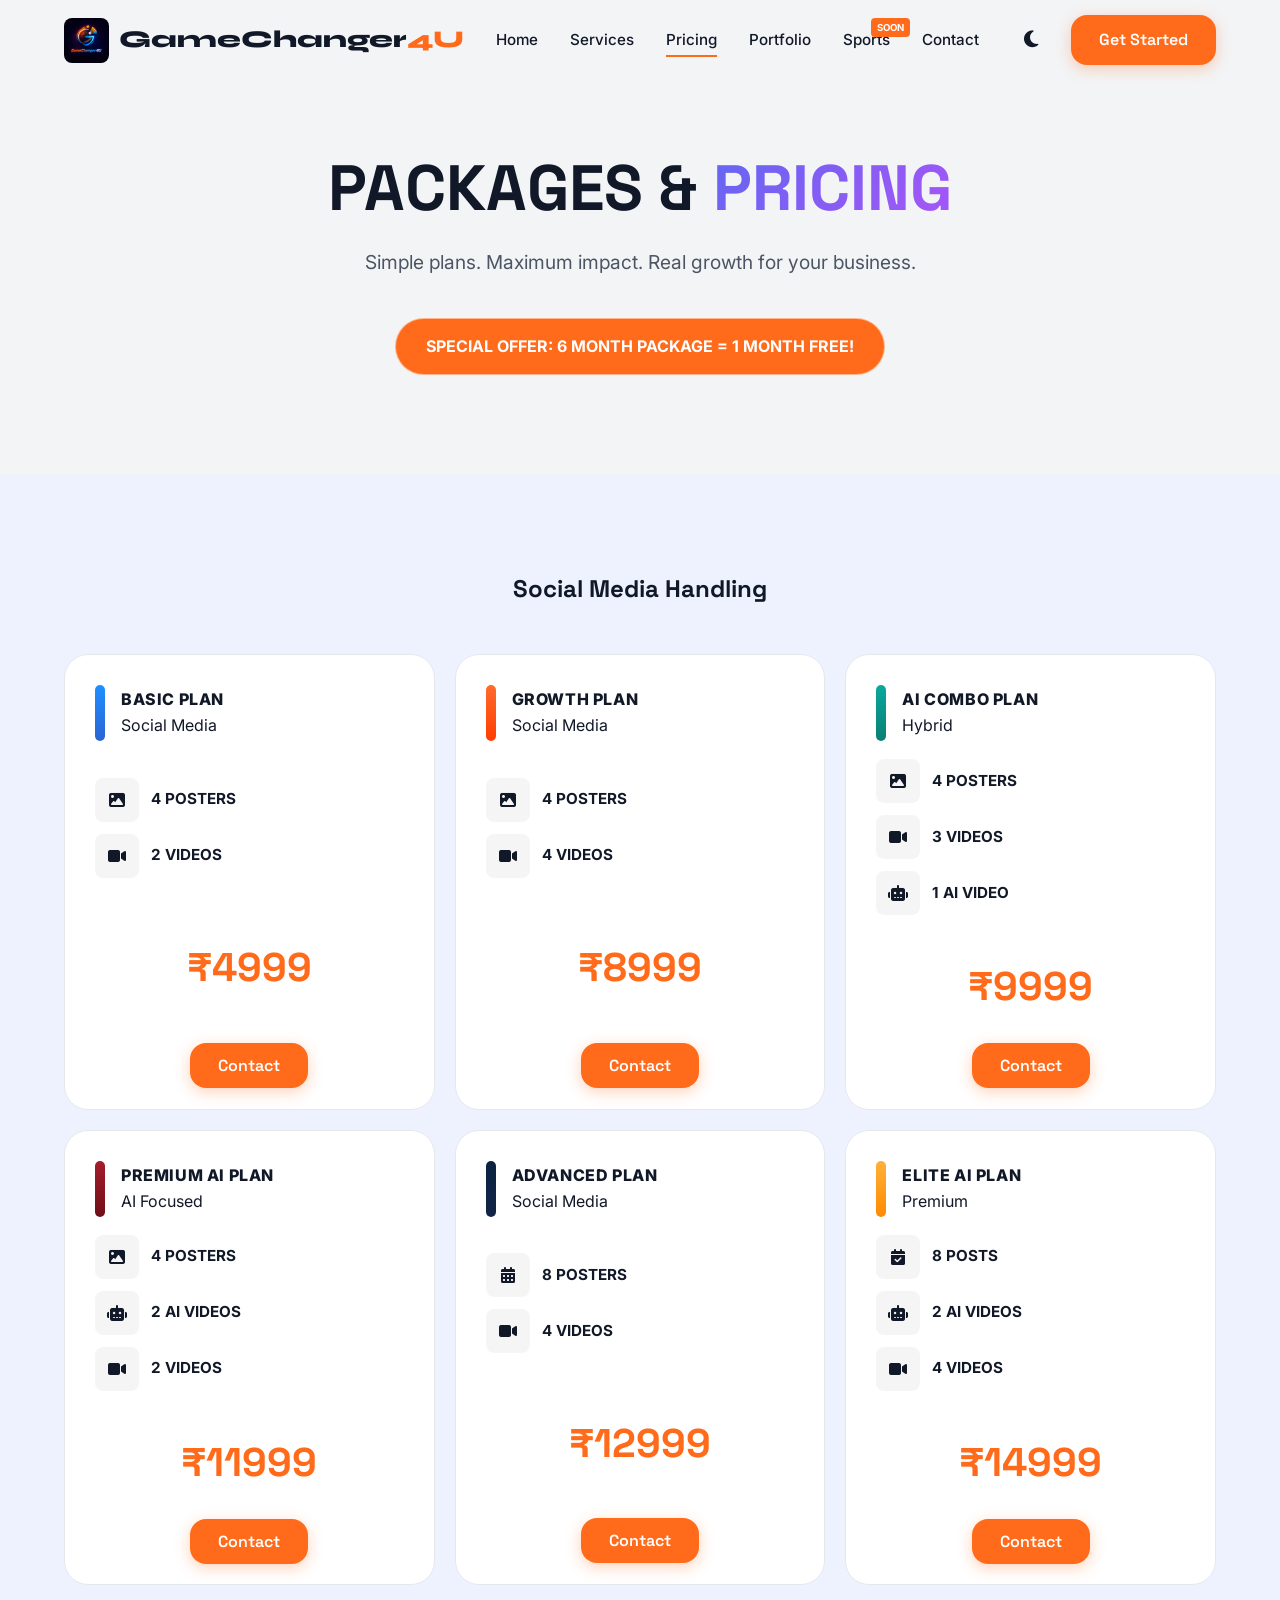
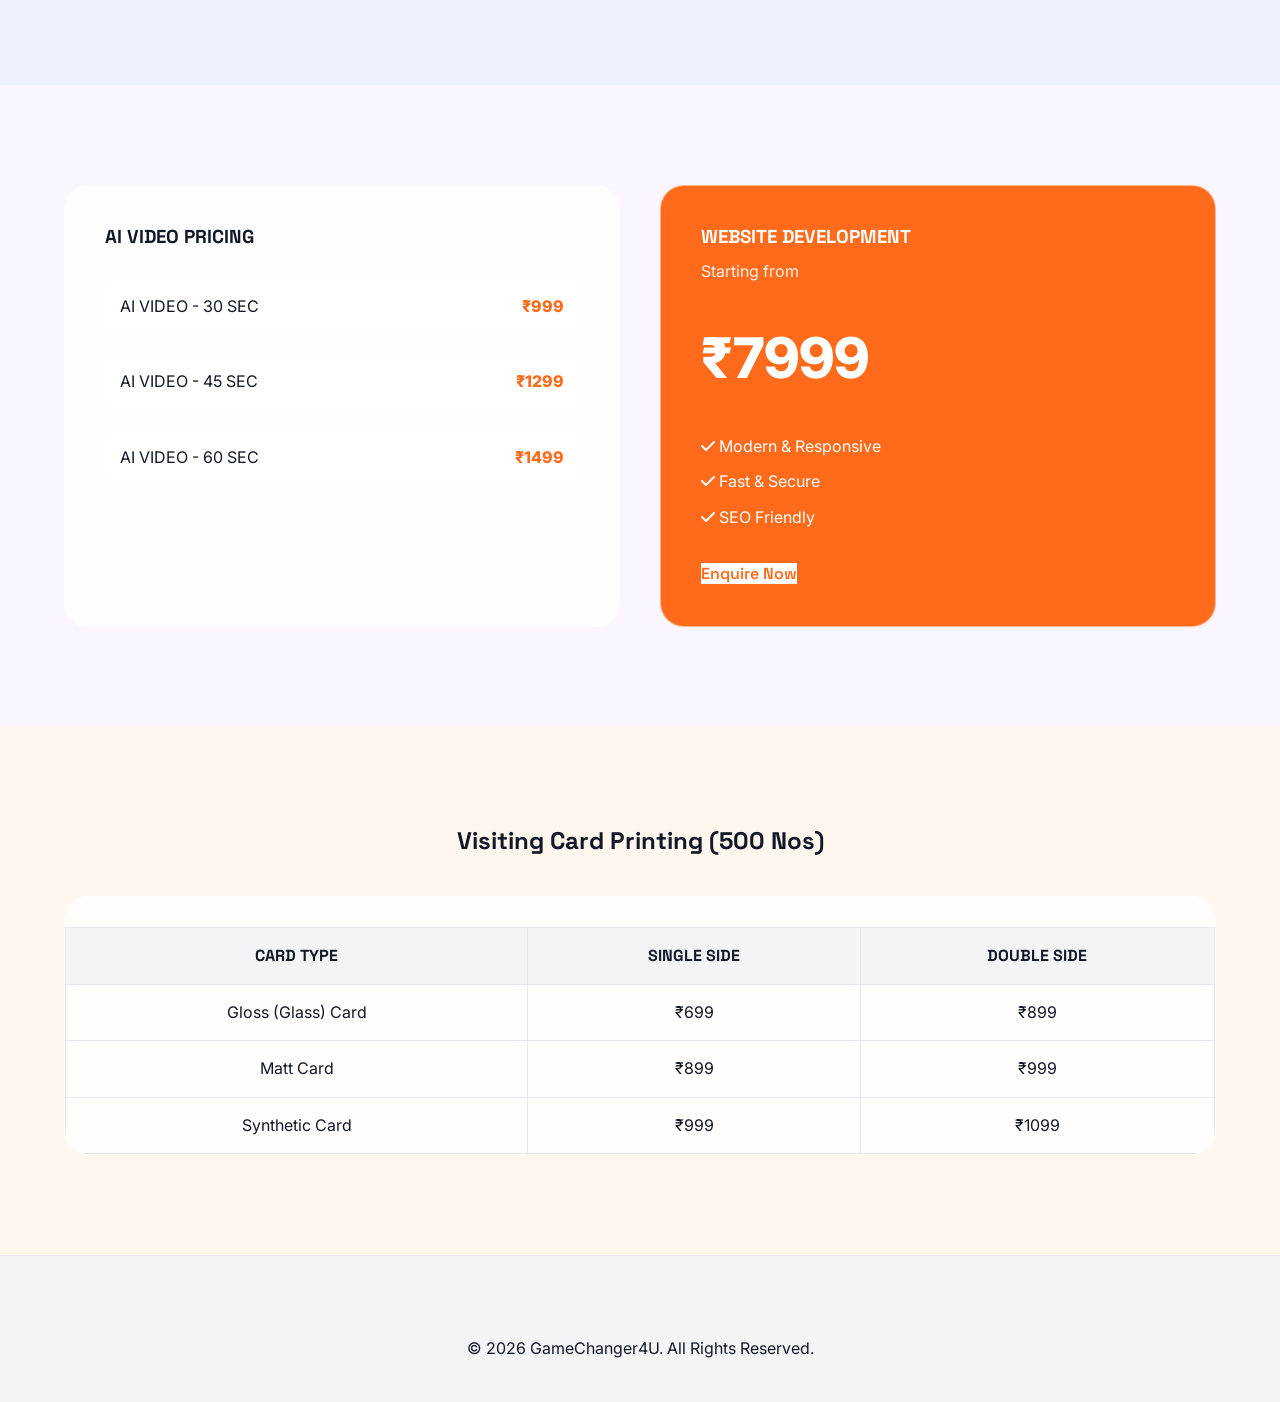
<file: pricing.html>
<!DOCTYPE html>
<html lang="en">
<head>
    <meta charset="UTF-8">
    <meta name="viewport" content="width=device-width, initial-scale=1.0, viewport-fit=cover">
    <title>Pricing & Packages | GameChanger4U</title>
    <title>Pricing & Packages | GameChanger4U - Affordable Digital Marketing Plans</title>
    <meta name="description" content="Choose the perfect digital marketing plan for your business. Flexible pricing for social media management, web development, AI videos, and brand growth services.">
    <meta name="keywords" content="pricing, digital marketing packages, social media plans, web development pricing, affordable marketing">
        
    <!-- Open Graph Tags -->
    <meta property="og:title" content="Pricing & Packages | GameChanger4U">
    <meta property="og:description" content="Affordable digital marketing packages tailored to your business needs. Choose your perfect plan today.">
    <meta property="og:type" content="website">
    <meta property="og:url" content="https://gamechanger4u.com/pricing.html">
    <meta property="og:image" content="https://gamechanger4u.com/assets/gamechanger4u-logo.jpg">
        
    <!-- Twitter Card Tags -->
    <meta name="twitter:card" content="summary_large_image">
    <meta name="twitter:title" content="Pricing & Packages | GameChanger4U">
    <meta name="twitter:description" content="Affordable digital marketing packages for all business sizes.">
    <meta name="twitter:image" content="https://gamechanger4u.com/assets/gamechanger4u-logo.jpg">
    
    <!-- Fonts & Icons -->
    
        <!-- Google Analytics 4 -->
        <script async src="https://www.googletagmanager.com/gtag/js?id=G-6J59VZ1LXN"></script>
        <script>
        window.dataLayer = window.dataLayer || [];
        function gtag(){dataLayer.push(arguments);}
        gtag('js', new Date());
        gtag('config', 'G-6J59VZ1LXN');
        </script>
    <link rel="stylesheet" href="https://cdnjs.cloudflare.com/ajax/libs/font-awesome/6.4.0/css/all.min.css">
    
    <!-- Custom CSS -->
    <link rel="stylesheet" href="css/style.css">
    <link rel="stylesheet" href="css/animations.css">
    <style>
        .pricing-card {
            background: var(--surface);
            border: 1px solid var(--border);
            border-radius: var(--radius-lg);
            padding: 30px;
            text-align: center;
            transition: var(--transition);
            position: relative;
        }
        .pricing-card:hover {
            transform: translateY(-10px);
            border-color: var(--brand-orange);
            box-shadow: var(--card-shadow);
        }
        .price-tag {
            font-size: 2.5rem;
            font-weight: 800;
            margin: 20px 0;
            color: var(--brand-orange);
            font-family: 'Space Grotesk', sans-serif;
        }
        .plan-badge {
            position: absolute;
            top: -15px;
            left: 50%;
            transform: translateX(-50%);
            background: var(--brand-orange);
            color: white;
            padding: 5px 20px;
            border-radius: var(--radius-full);
            font-weight: 700;
            font-size: 0.8rem;
        }
        .pricing-grid {
            display: grid;
            grid-template-columns: repeat(auto-fit, minmax(260px, 1fr));
            gap: 20px;
            margin-top: 50px;
        }
        .pricing-feature-list {
            text-align: left;
            margin: 20px 0 30px;
        }
        .pricing-feature-list li {
            margin-bottom: 12px;
            font-size: 0.95rem;
            color: var(--text-secondary);
        }
        .pricing-feature-list i {
            color: var(--brand-orange);
            margin-right: 10px;
        }
        /* New plan variants and layout for image attachment style */
        .pricing-card { display: flex; flex-direction: column; justify-content: space-between; min-height: 300px; }
        .plan-top {
            display: flex; align-items: center; gap: 16px; text-align: left;
        }
        .plan-accent {
            width: 10px; height: 56px; border-radius: 6px;
        }
        .plan-title { font-weight: 800; letter-spacing: 0.6px; }
        .plan-stats { display: grid; gap: 12px; margin-top: 18px; }
        .stat-row { display: flex; align-items: center; gap: 12px; }
        .stat-row .icon-box { width: 44px; height: 44px; border-radius: 8px; display: inline-flex; align-items: center; justify-content: center; background: rgba(0,0,0,0.04); }
        .stat-row .stat-label { font-weight: 700; font-size: 0.95rem; text-transform: uppercase; }
        .price-bottom { margin-top: 20px; font-size: 1.6rem; font-weight: 900; }

        /* Color variants */
        .plan-blue .plan-accent { background: linear-gradient(180deg,#1e90ff,#2b63d6); }
        .plan-orange .plan-accent { background: linear-gradient(180deg,#ff6b2d,#ff3d00); }
        .plan-navy .plan-accent { background: linear-gradient(180deg,#0b2340,#122447); }
        .plan-teal .plan-accent { background: linear-gradient(180deg,#0aa89e,#0a7f73); }
        .plan-maroon .plan-accent { background: linear-gradient(180deg,#a41e2b,#6f0f18); }
        .plan-gold .plan-accent { background: linear-gradient(180deg,#ffb03b,#ff8a00); }

        @media (min-width: 1000px) {
            .pricing-grid { grid-template-columns: repeat(3, 1fr); }
        }
        /* Location / map styles */
        .location-card { display: grid; grid-template-columns: 1fr 360px; gap: 20px; align-items: center; max-width: 1000px; margin: 0 auto; }
        .map-embed iframe { width: 100%; height: 240px; border-radius: 10px; border: 1px solid var(--border); }
        .location-card h3 { margin: 0 0 6px 0; }
        .location-link { display: inline-block; margin-top: 12px; }
        @media (max-width: 800px) {
            .location-card { grid-template-columns: 1fr; }
            .map-embed { order: -1; }
        }
        .contact-cta { margin-top: 14px; }
        table {
            width: 100%;
            border-collapse: collapse;
            margin-top: 30px;
        }
        th, td {
            padding: 15px;
            border: 1px solid var(--border);
            text-align: center;
        }
        th {
            background: var(--bg-secondary);
            font-family: 'Space Grotesk', sans-serif;
        }
    </style>
</head>
<body>

    <!-- Navbar -->
    <nav class="navbar scrolled">
        <div class="container nav-content">
            <a href="index.html" class="logo">
                <img src="assets/gamechanger4u-logo.jpg" alt="GameChanger4U Logo" style="height: 45px; border-radius: 8px;">
                <span>GameChanger<span style="color: var(--brand-orange)">4U</span></span>
            </a>
            
            <div class="nav-links">
                <a href="index.html">Home</a>
                <a href="services.html">Services</a>
                <a href="pricing.html" class="active">Pricing</a>
                <a href="portfolio.html">Portfolio</a>
                <a href="sports.html" style="position: relative;">
                    Sports
                    <span style="font-size: 0.6rem; background: var(--brand-orange); color: white; padding: 2px 6px; border-radius: 4px; position: absolute; top: -10px; right: -20px; font-weight: 700;">SOON</span>
                </a>
                <a href="contact.html">Contact</a>
            </div>

            <div class="nav-actions">
                <button id="theme-toggle" class="theme-toggle" aria-label="Toggle Theme">
                    <i class="fas fa-moon"></i>
                </button>
                <a href="contact.html" class="btn btn-primary">Get Started</a>
            </div>
        </div>
    </nav>

    <!-- Mobile Bottom Tab Bar -->
    <nav class="mobile-nav">
        <div class="mobile-nav-content">
            <a href="index.html" class="mobile-nav-item">
                <i class="fas fa-home"></i>
                <span>Home</span>
            </a>
            <a href="services.html" class="mobile-nav-item">
                <i class="fas fa-th-large"></i>
                <span>Services</span>
            </a>
            <a href="pricing.html" class="mobile-nav-item active">
                <i class="fas fa-tags"></i>
                <span>Pricing</span>
            </a>
            <a href="sports.html" class="mobile-nav-item">
                <i class="fas fa-running"></i>
                <span>Sports</span>
                <span class="badge-soon">SOON</span>
            </a>
            <a href="contact.html" class="mobile-nav-item">
                <i class="fas fa-paper-plane"></i>
                <span>Contact</span>
            </a>
        </div>
    </nav>

    <main>
        <!-- Header -->
        <section class="section-padding" style="padding-top: 150px; text-align: center; background: var(--bg-secondary);">
            <div class="container">
                <div class="slide-up">
                    <h1 style="font-size: clamp(2.5rem, 8vw, 4rem); margin-bottom: 20px;">
                        PACKAGES & <span class="text-gradient">PRICING</span>
                    </h1>
                    <p style="font-size: 1.2rem; color: var(--text-secondary); max-width: 700px; margin: 0 auto 40px;">
                        Simple plans. Maximum impact. Real growth for your business.
                    </p>
                    <div class="glass" style="display: inline-block; padding: 15px 30px; border-radius: var(--radius-full); background: var(--brand-orange); color: white; font-weight: 700;">
                        SPECIAL OFFER: 6 MONTH PACKAGE = 1 MONTH FREE!
                    </div>
                </div>
            </div>
        </section>
        <!-- (Location moved to Contact page) -->

        <!-- Social Media Packages -->
        <section class="section-padding bg-indigo-soft">
            <div class="container">
                <h2 style="text-align: center; margin-bottom: 40px;">Social Media Handling</h2>
                <div class="pricing-grid">
                    <!-- Basic Plan (₹4999) -->
                    <div class="pricing-card reveal slide-up plan-blue">
                        <div class="plan-top">
                            <div class="plan-accent" aria-hidden></div>
                            <div>
                                <div class="plan-title">BASIC PLAN</div>
                                <div class="plan-sub">Social Media</div>
                            </div>
                        </div>
                        <div class="plan-stats">
                            <div class="stat-row"><div class="icon-box"><i class="fas fa-image"></i></div><div class="stat-label">4 Posters</div></div>
                            <div class="stat-row"><div class="icon-box"><i class="fas fa-video"></i></div><div class="stat-label">2 Videos</div></div>
                        </div>
                        <div class="price-bottom"><div class="price-tag">₹4999</div></div>
                        <div class="contact-cta"><a href="contact.html?plan=basic" class="btn btn-primary" style="width:100%;">Contact</a></div>
                    </div>

                    <!-- Growth Plan (₹8999) -->
                    <div class="pricing-card reveal slide-up plan-orange">
                        <div class="plan-top">
                            <div class="plan-accent" aria-hidden></div>
                            <div>
                                <div class="plan-title">GROWTH PLAN</div>
                                <div class="plan-sub">Social Media</div>
                            </div>
                        </div>
                        <div class="plan-stats">
                            <div class="stat-row"><div class="icon-box"><i class="fas fa-image"></i></div><div class="stat-label">4 Posters</div></div>
                            <div class="stat-row"><div class="icon-box"><i class="fas fa-video"></i></div><div class="stat-label">4 Videos</div></div>
                        </div>
                        <div class="price-bottom"><div class="price-tag">₹8999</div></div>
                        <div class="contact-cta"><a href="contact.html?plan=growth" class="btn btn-primary" style="width:100%;">Contact</a></div>
                    </div>

                    <!-- AI Combo Plan (₹9999) -->
                    <div class="pricing-card reveal slide-up plan-teal">
                        <div class="plan-top">
                            <div class="plan-accent" aria-hidden></div>
                            <div>
                                <div class="plan-title">AI COMBO PLAN</div>
                                <div class="plan-sub">Hybrid</div>
                            </div>
                        </div>
                        <div class="plan-stats">
                            <div class="stat-row"><div class="icon-box"><i class="fas fa-image"></i></div><div class="stat-label">4 Posters</div></div>
                            <div class="stat-row"><div class="icon-box"><i class="fas fa-video"></i></div><div class="stat-label">3 Videos</div></div>
                            <div class="stat-row"><div class="icon-box"><i class="fas fa-robot"></i></div><div class="stat-label">1 AI Video</div></div>
                        </div>
                        <div class="price-bottom"><div class="price-tag">₹9999</div></div>
                        <div class="contact-cta"><a href="contact.html?plan=ai-combo" class="btn btn-primary" style="width:100%;">Contact</a></div>
                    </div>

                    <!-- Premium AI Plan (₹11999) -->
                    <div class="pricing-card reveal slide-up plan-maroon">
                        <div class="plan-top">
                            <div class="plan-accent" aria-hidden></div>
                            <div>
                                <div class="plan-title">PREMIUM AI PLAN</div>
                                <div class="plan-sub">AI Focused</div>
                            </div>
                        </div>
                        <div class="plan-stats">
                            <div class="stat-row"><div class="icon-box"><i class="fas fa-image"></i></div><div class="stat-label">4 Posters</div></div>
                            <div class="stat-row"><div class="icon-box"><i class="fas fa-robot"></i></div><div class="stat-label">2 AI Videos</div></div>
                            <div class="stat-row"><div class="icon-box"><i class="fas fa-video"></i></div><div class="stat-label">2 Videos</div></div>
                        </div>
                        <div class="price-bottom"><div class="price-tag">₹11999</div></div>
                        <div class="contact-cta"><a href="contact.html?plan=premium-ai" class="btn btn-primary" style="width:100%;">Contact</a></div>
                    </div>

                    <!-- Advanced Plan (₹12999) -->
                    <div class="pricing-card reveal slide-up plan-navy">
                        <div class="plan-top">
                            <div class="plan-accent" aria-hidden></div>
                            <div>
                                <div class="plan-title">ADVANCED PLAN</div>
                                <div class="plan-sub">Social Media</div>
                            </div>
                        </div>
                        <div class="plan-stats">
                            <div class="stat-row"><div class="icon-box"><i class="fas fa-calendar-alt"></i></div><div class="stat-label">8 Posters</div></div>
                            <div class="stat-row"><div class="icon-box"><i class="fas fa-video"></i></div><div class="stat-label">4 Videos</div></div>
                        </div>
                        <div class="price-bottom"><div class="price-tag">₹12999</div></div>
                        <div class="contact-cta"><a href="contact.html?plan=advanced" class="btn btn-primary" style="width:100%;">Contact</a></div>
                    </div>

                    <!-- Elite AI Plan (₹14999) -->
                    <div class="pricing-card reveal slide-up plan-gold">
                        <div class="plan-top">
                            <div class="plan-accent" aria-hidden></div>
                            <div>
                                <div class="plan-title">ELITE AI PLAN</div>
                                <div class="plan-sub">Premium</div>
                            </div>
                        </div>
                        <div class="plan-stats">
                            <div class="stat-row"><div class="icon-box"><i class="fas fa-calendar-check"></i></div><div class="stat-label">8 Posts</div></div>
                            <div class="stat-row"><div class="icon-box"><i class="fas fa-robot"></i></div><div class="stat-label">2 AI Videos</div></div>
                            <div class="stat-row"><div class="icon-box"><i class="fas fa-video"></i></div><div class="stat-label">4 Videos</div></div>
                        </div>
                        <div class="price-bottom"><div class="price-tag">₹14999</div></div>
                        <div class="contact-cta"><a href="contact.html?plan=elite-ai" class="btn btn-primary" style="width:100%;">Contact</a></div>
                    </div>
                </div>
            </div>
        </section>

        <!-- AI Video & Website Pricing -->
        <section class="section-padding bg-purple-soft">
            <div class="container">
                <div style="display: grid; grid-template-columns: 1fr 1fr; gap: 40px;">
                    <!-- AI Video -->
                    <div class="glass reveal slide-in-left" style="padding: 40px; border-radius: var(--radius-lg);">
                        <h3>AI VIDEO PRICING</h3>
                        <div style="margin-top: 30px; display: grid; gap: 20px;">
                            <div style="display: flex; justify-content: space-between; align-items: center; padding: 15px; background: var(--bg-primary); border-radius: 12px;">
                                <span>AI VIDEO - 30 SEC</span>
                                <span style="font-weight: 800; color: var(--brand-orange);">₹999</span>
                            </div>
                            <div style="display: flex; justify-content: space-between; align-items: center; padding: 15px; background: var(--bg-primary); border-radius: 12px;">
                                <span>AI VIDEO - 45 SEC</span>
                                <span style="font-weight: 800; color: var(--brand-orange);">₹1299</span>
                            </div>
                            <div style="display: flex; justify-content: space-between; align-items: center; padding: 15px; background: var(--bg-primary); border-radius: 12px;">
                                <span>AI VIDEO - 60 SEC</span>
                                <span style="font-weight: 800; color: var(--brand-orange);">₹1499</span>
                            </div>
                        </div>
                    </div>
                    <!-- Website -->
                    <div class="glass reveal slide-in-right" style="padding: 40px; border-radius: var(--radius-lg); background: var(--brand-orange); color: white;">
                        <h3>WEBSITE DEVELOPMENT</h3>
                        <p style="margin: 10px 0 30px; opacity: 0.9;">Starting from</p>
                        <div style="font-size: 3.5rem; font-weight: 800; margin-bottom: 30px;">₹7999</div>
                        <ul style="display: grid; gap: 10px; margin-bottom: 30px;">
                            <li><i class="fas fa-check"></i> Modern & Responsive</li>
                            <li><i class="fas fa-check"></i> Fast & Secure</li>
                            <li><i class="fas fa-check"></i> SEO Friendly</li>
                        </ul>
                        <a href="contact.html" class="btn" style="background: white; color: var(--brand-orange); width: 100%;">Enquire Now</a>
                    </div>
                </div>
            </div>
        </section>

        <!-- Visiting Card Pricing -->
        <section class="section-padding bg-orange-soft">
            <div class="container">
                <h2 style="text-align: center; margin-bottom: 40px;">Visiting Card Printing (500 Nos)</h2>
                <div class="glass" style="overflow-x: auto; border-radius: var(--radius-lg);">
                    <table>
                        <thead>
                            <tr>
                                <th>CARD TYPE</th>
                                <th>SINGLE SIDE</th>
                                <th>DOUBLE SIDE</th>
                            </tr>
                        </thead>
                        <tbody>
                            <tr>
                                <td>Gloss (Glass) Card</td>
                                <td>₹699</td>
                                <td>₹899</td>
                            </tr>
                            <tr>
                                <td>Matt Card</td>
                                <td>₹899</td>
                                <td>₹999</td>
                            </tr>
                            <tr>
                                <td>Synthetic Card</td>
                                <td>₹999</td>
                                <td>₹1099</td>
                            </tr>
                        </tbody>
                    </table>
                </div>
            </div>
        </section>

    </main>

    <!-- Footer -->
    <footer class="footer">
        <div class="container" style="text-align: center;">
            <p>&copy; 2026 GameChanger4U. All Rights Reserved.</p>
        </div>
    </footer>

    <!-- Scripts -->
    <script src="js/main.js"></script>
</body>
</html>
</file>
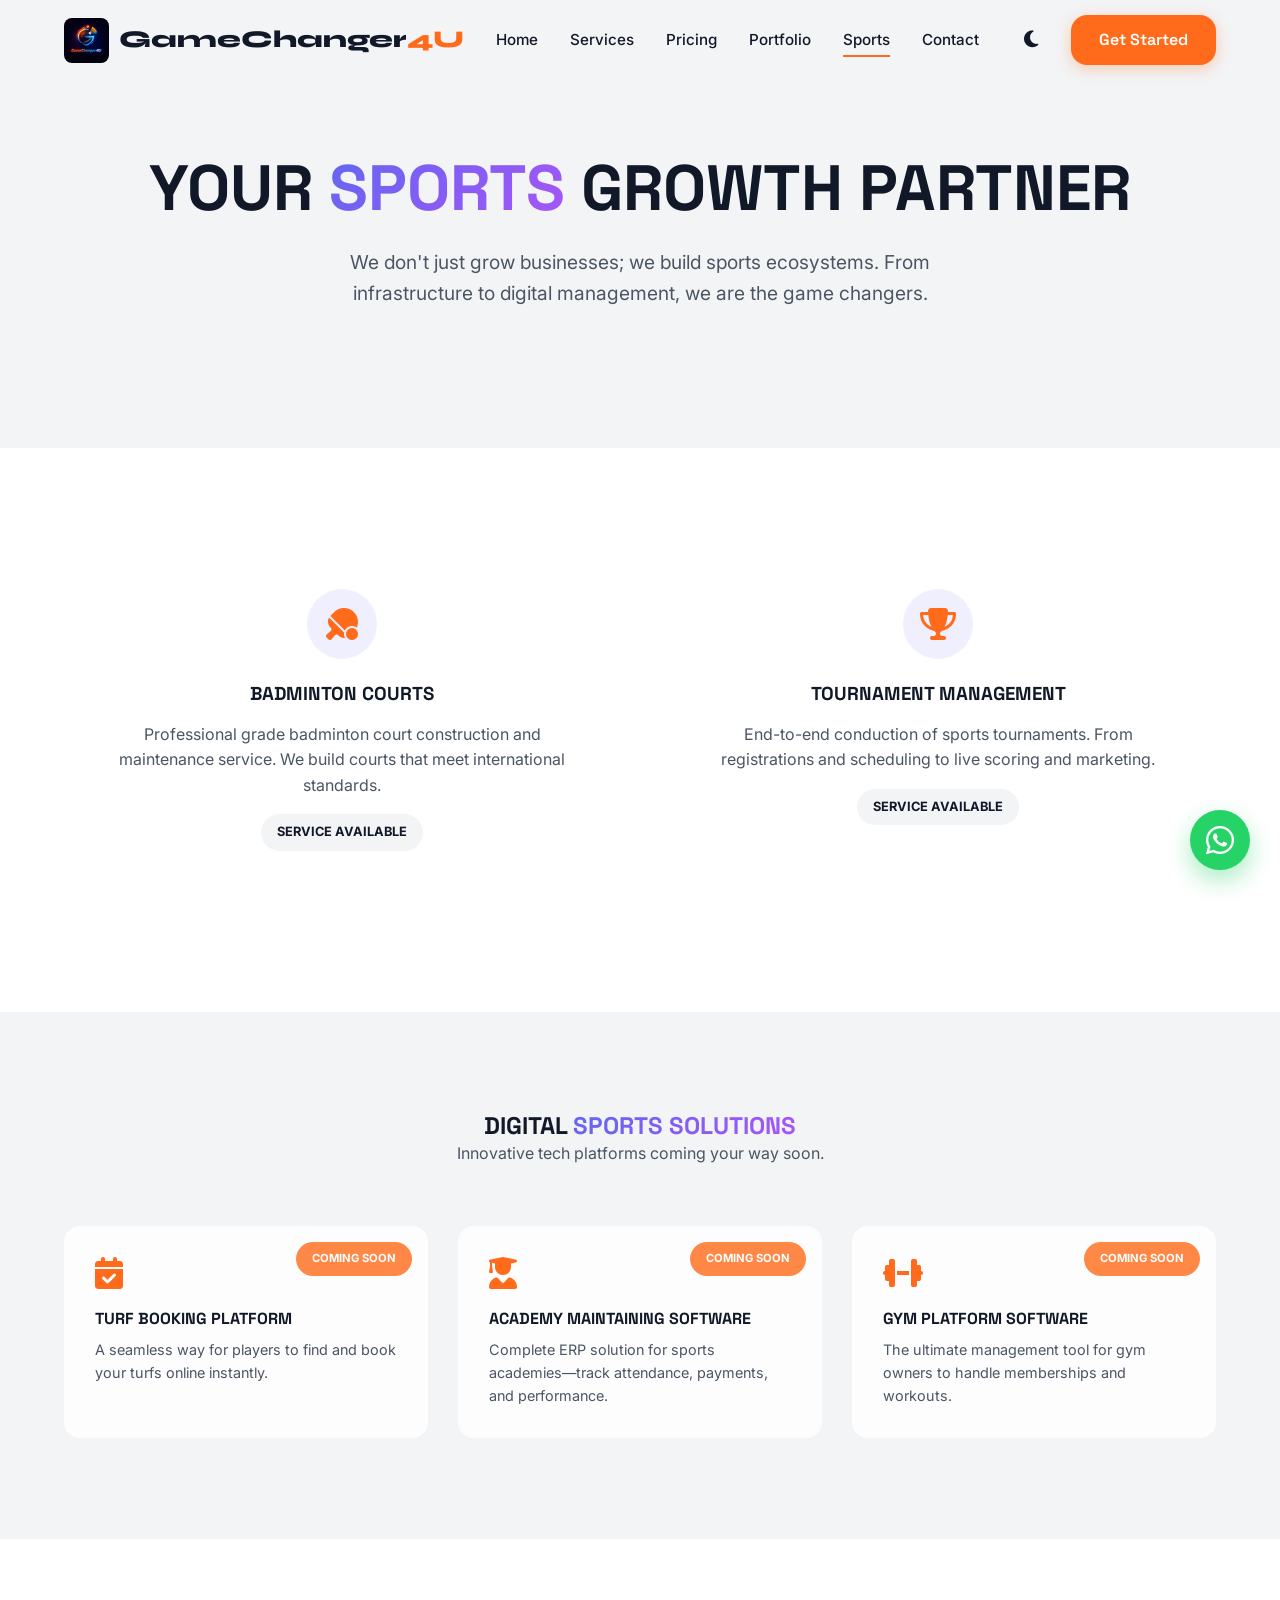
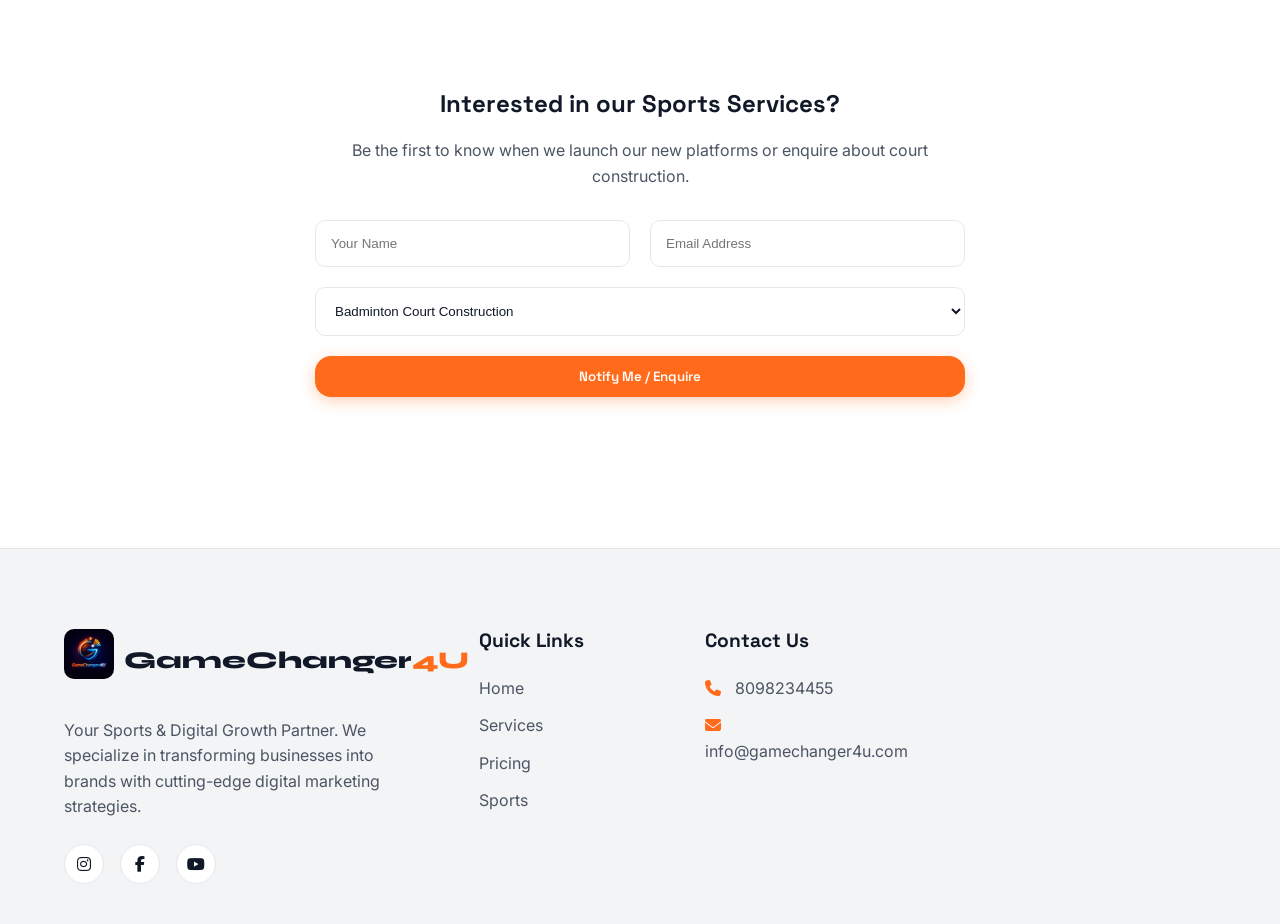
<file: sports.html>
<!DOCTYPE html>
<html lang="en">
<head>
    <meta charset="UTF-8">
    <meta name="viewport" content="width=device-width, initial-scale=1.0, viewport-fit=cover">
    <title>Sports | GameChanger4U - Your Sports Growth Partner</title>
    <title>Sports | GameChanger4U - Sports Infrastructure & Digital Management</title>
    <meta name="description" content="GameChanger Sports: Infrastructure, tournaments, and digital management solutions for modern athletes and sports organizations.">
    <meta name="keywords" content="sports, sports infrastructure, tournaments, digital management, athletes, sports technology">
        
    <!-- Open Graph Tags -->
    <meta property="og:title" content="GameChanger Sports | Infrastructure & Digital Management">
    <meta property="og:description" content="Infrastructure, tournaments, and digital management solutions for the modern athlete.">
    <meta property="og:type" content="website">
    <meta property="og:url" content="https://gamechanger4u.com/sports.html">
    <meta property="og:image" content="https://gamechanger4u.com/assets/gamechanger4u-logo.jpg">
        
    <!-- Twitter Card Tags -->
    <meta name="twitter:card" content="summary_large_image">
    <meta name="twitter:title" content="GameChanger Sports">
    <meta name="twitter:description" content="Sports infrastructure and digital management solutions.">
    <meta name="twitter:image" content="https://gamechanger4u.com/assets/gamechanger4u-logo.jpg">
    
    <!-- Fonts & Icons -->
    
        <!-- Google Analytics 4 -->
        <script async src="https://www.googletagmanager.com/gtag/js?id=G-6J59VZ1LXN"></script>
        <script>
        window.dataLayer = window.dataLayer || [];
        function gtag(){dataLayer.push(arguments);}
        gtag('js', new Date());
        gtag('config', 'G-6J59VZ1LXN');
        </script>
    <link rel="stylesheet" href="https://cdnjs.cloudflare.com/ajax/libs/font-awesome/6.4.0/css/all.min.css">
    
    <!-- Custom CSS -->
    <link rel="stylesheet" href="css/style.css">
    <link rel="stylesheet" href="css/animations.css">
</head>
<body>

    <!-- Navbar (Same as index) -->
    <nav class="navbar scrolled">
        <div class="container nav-content">
            <a href="index.html" class="logo">
                <img src="assets/gamechanger4u-logo.jpg" alt="GameChanger4U Logo" style="height: 45px; border-radius: 8px;">
                <span>GameChanger<span style="color: var(--brand-orange)">4U</span></span>
            </a>
            
            <div class="nav-links">
                <a href="index.html">Home</a>
                <a href="services.html">Services</a>
                <a href="pricing.html">Pricing</a>
                <a href="portfolio.html">Portfolio</a>
                <a href="sports.html" class="active">Sports</a>
                <a href="contact.html">Contact</a>
            </div>

            <div class="nav-actions">
                <button id="theme-toggle" class="theme-toggle" aria-label="Toggle Theme">
                    <i class="fas fa-moon"></i>
                </button>
                <a href="contact.html" class="btn btn-primary">Get Started</a>
            </div>
        </div>
    </nav>

    <!-- Mobile Bottom Tab Bar -->
    <nav class="mobile-nav">
        <div class="mobile-nav-content">
            <a href="index.html" class="mobile-nav-item">
                <i class="fas fa-home"></i>
                <span>Home</span>
            </a>
            <a href="services.html" class="mobile-nav-item">
                <i class="fas fa-th-large"></i>
                <span>Services</span>
            </a>
            <a href="pricing.html" class="mobile-nav-item">
                <i class="fas fa-tags"></i>
                <span>Pricing</span>
            </a>
            <a href="sports.html" class="mobile-nav-item active">
                <i class="fas fa-running"></i>
                <span>Sports</span>
            </a>
            <a href="contact.html" class="mobile-nav-item">
                <i class="fas fa-paper-plane"></i>
                <span>Contact</span>
            </a>
        </div>
    </nav>

    <main>
        <!-- Hero Section -->
        <section class="section-padding" style="padding-top: 150px; text-align: center; background: var(--bg-secondary);">
            <div class="container">
                <div class="slide-up">
                    <h1 style="font-size: clamp(2.5rem, 8vw, 4rem); margin-bottom: 20px;">
                        YOUR <span class="text-gradient">SPORTS</span> GROWTH PARTNER
                    </h1>
                    <p style="font-size: 1.2rem; color: var(--text-secondary); max-width: 700px; margin: 0 auto 40px;">
                        We don't just grow businesses; we build sports ecosystems. From infrastructure to digital management, we are the game changers.
                    </p>
                </div>
            </div>
        </section>

        <!-- Sports Services -->
        <section class="section-padding">
            <div class="container">
                <div style="display: grid; grid-template-columns: repeat(auto-fit, minmax(300px, 1fr)); gap: 40px;">
                    <!-- Badminton Courts -->
                    <div class="glass reveal slide-up" style="padding: 40px; border-radius: var(--radius-lg); text-align: center;">
                        <div style="width: 70px; height: 70px; background: var(--accent-glow); color: var(--brand-orange); border-radius: 50%; display: flex; align-items: center; justify-content: center; font-size: 2rem; margin: 0 auto 24px;">
                            <i class="fas fa-shuttlecock"></i> <!-- Note: fa-shuttlecock might need pro, using table-tennis instead if not available -->
                            <i class="fas fa-table-tennis-paddle-ball"></i>
                        </div>
                        <h3>BADMINTON COURTS</h3>
                        <p style="color: var(--text-secondary); margin: 16px 0;">Professional grade badminton court construction and maintenance service. We build courts that meet international standards.</p>
                        <span class="popup-badge" style="background: var(--bg-secondary); color: var(--text-primary); font-size: 0.8rem;">SERVICE AVAILABLE</span>
                    </div>

                    <!-- Tournaments -->
                    <div class="glass reveal slide-up delay-200" style="padding: 40px; border-radius: var(--radius-lg); text-align: center;">
                        <div style="width: 70px; height: 70px; background: var(--accent-glow); color: var(--brand-orange); border-radius: 50%; display: flex; align-items: center; justify-content: center; font-size: 2rem; margin: 0 auto 24px;">
                            <i class="fas fa-trophy"></i>
                        </div>
                        <h3>TOURNAMENT MANAGEMENT</h3>
                        <p style="color: var(--text-secondary); margin: 16px 0;">End-to-end conduction of sports tournaments. From registrations and scheduling to live scoring and marketing.</p>
                        <span class="popup-badge" style="background: var(--bg-secondary); color: var(--text-primary); font-size: 0.8rem;">SERVICE AVAILABLE</span>
                    </div>
                </div>
            </div>
        </section>

        <!-- Coming Soon / Software Section -->
        <section class="section-padding" style="background: var(--bg-secondary);">
            <div class="container">
                <div style="text-align: center; margin-bottom: 60px;">
                    <h2 class="reveal slide-up">DIGITAL <span class="text-gradient">SPORTS SOLUTIONS</span></h2>
                    <p style="color: var(--text-secondary);">Innovative tech platforms coming your way soon.</p>
                </div>

                <div style="display: grid; grid-template-columns: repeat(auto-fit, minmax(280px, 1fr)); gap: 30px;">
                    <!-- Turf Booking -->
                    <div class="glass reveal scale-in" style="padding: 30px; border-radius: var(--radius-md); position: relative; overflow: hidden;">
                        <div style="position: absolute; top: 15px; right: 15px;">
                            <span class="popup-badge" style="margin: 0; font-size: 0.7rem; opacity: 0.8;">COMING SOON</span>
                        </div>
                        <i class="fas fa-calendar-check" style="font-size: 2rem; color: var(--brand-orange); margin-bottom: 20px;"></i>
                        <h4>TURF BOOKING PLATFORM</h4>
                        <p style="font-size: 0.9rem; color: var(--text-secondary); margin-top: 10px;">A seamless way for players to find and book your turfs online instantly.</p>
                    </div>

                    <!-- Academy Management -->
                    <div class="glass reveal scale-in delay-200" style="padding: 30px; border-radius: var(--radius-md); position: relative; overflow: hidden;">
                        <div style="position: absolute; top: 15px; right: 15px;">
                            <span class="popup-badge" style="margin: 0; font-size: 0.7rem; opacity: 0.8;">COMING SOON</span>
                        </div>
                        <i class="fas fa-user-graduate" style="font-size: 2rem; color: var(--brand-orange); margin-bottom: 20px;"></i>
                        <h4>ACADEMY MAINTAINING SOFTWARE</h4>
                        <p style="font-size: 0.9rem; color: var(--text-secondary); margin-top: 10px;">Complete ERP solution for sports academies—track attendance, payments, and performance.</p>
                    </div>

                    <!-- Gym Platform -->
                    <div class="glass reveal scale-in delay-400" style="padding: 30px; border-radius: var(--radius-md); position: relative; overflow: hidden;">
                        <div style="position: absolute; top: 15px; right: 15px;">
                            <span class="popup-badge" style="margin: 0; font-size: 0.7rem; opacity: 0.8;">COMING SOON</span>
                        </div>
                        <i class="fas fa-dumbbell" style="font-size: 2rem; color: var(--brand-orange); margin-bottom: 20px;"></i>
                        <h4>GYM PLATFORM SOFTWARE</h4>
                        <p style="font-size: 0.9rem; color: var(--text-secondary); margin-top: 10px;">The ultimate management tool for gym owners to handle memberships and workouts.</p>
                    </div>
                </div>
            </div>
        </section>

        <!-- Interest Form -->
        <section class="section-padding">
            <div class="container" style="max-width: 800px;">
                <div class="glass" style="padding: 50px; border-radius: var(--radius-lg); text-align: center;">
                    <h2 style="margin-bottom: 20px;">Interested in our Sports Services?</h2>
                    <p style="color: var(--text-secondary); margin-bottom: 30px;">Be the first to know when we launch our new platforms or enquire about court construction.</p>
                    <form id="contact-form" style="display: grid; gap: 20px;">
                        <div style="display: grid; grid-template-columns: 1fr 1fr; gap: 20px;">
                            <input type="text" name="name" placeholder="Your Name" required style="padding: 15px; border-radius: 10px; border: 1px solid var(--border); background: var(--bg-primary); color: var(--text-primary);">
                            <input type="email" name="email" placeholder="Email Address" required style="padding: 15px; border-radius: 10px; border: 1px solid var(--border); background: var(--bg-primary); color: var(--text-primary);">
                        </div>
                        <select name="service" style="padding: 15px; border-radius: 10px; border: 1px solid var(--border); background: var(--bg-primary); color: var(--text-primary);">
                            <option value="court">Badminton Court Construction</option>
                            <option value="tournament">Tournament Conduction</option>
                            <option value="software">Software Platforms Interest</option>
                        </select>
                        <button type="submit" class="btn btn-primary">Notify Me / Enquire</button>
                    </form>
                </div>
            </div>
        </section>
    </main>

    <!-- Footer (Same as index) -->
    <footer class="footer">
        <div class="container">
            <div class="footer-grid">
                <div class="footer-about">
                    <a href="index.html" class="logo footer-logo">
                        <img src="assets/gamechanger4u-logo.jpg" alt="GameChanger4U Logo" style="height: 50px; border-radius: 10px; margin-bottom: 15px;">
                        <span>GameChanger<span style="color: var(--brand-orange)">4U</span></span>
                    </a>
                    <p class="footer-text">Your Sports & Digital Growth Partner. We specialize in transforming businesses into brands with cutting-edge digital marketing strategies.</p>
                    <div class="footer-socials">
                        <a href="#" class="social-icon"><i class="fab fa-instagram"></i></a>
                        <a href="#" class="social-icon"><i class="fab fa-facebook-f"></i></a>
                        <a href="#" class="social-icon"><i class="fab fa-youtube"></i></a>
                    </div>
                </div>
                <div>
                    <h4 class="footer-title">Quick Links</h4>
                    <ul class="footer-links">
                        <li><a href="index.html">Home</a></li>
                        <li><a href="services.html">Services</a></li>
                        <li><a href="pricing.html">Pricing</a></li>
                        <li><a href="sports.html">Sports</a></li>
                    </ul>
                </div>
                <div>
                    <h4 class="footer-title">Contact Us</h4>
                    <ul class="footer-links">
                        <li><a href="tel:8098234455"><i class="fas fa-phone" style="margin-right: 10px; color: var(--brand-orange)"></i> 8098234455</a></li>
                        <li><a href="mailto:info@gamechanger4u.com"><i class="fas fa-envelope" style="margin-right: 10px; color: var(--brand-orange)"></i> info@gamechanger4u.com</a></li>
                    </ul>
                </div>
            </div>
        </div>
    </footer>

    <!-- Floating WhatsApp Button -->
    <a href="https://wa.me/918098234455" class="whatsapp-float pulse" target="_blank">
        <i class="fab fa-whatsapp"></i>
    </a>

    <!-- Scripts -->
    <script src="js/main.js"></script>
    <script src="js/contact.js"></script>
</body>
</html>
</file>
<file: css/style.css>
@import url('https://fonts.googleapis.com/css2?family=Space+Grotesk:wght@300;400;500;600;700&family=Inter:wght@300;400;500;600;700&family=Syne:wght@400;700;800&display=swap');

:root {
    /* Color Palette - Light Mode (Default) */
    --brand-orange: #FF6B1A;
    --brand-indigo: #6366F1;
    --brand-purple: #A855F7;
    --brand-orange-rgb: 255, 107, 26;
    --bg-primary: #FFFFFF;
    --bg-secondary: #F3F4F6;
    --text-primary: #111827;
    --text-secondary: #4B5563;
    --text-muted: #9CA3AF;
    --surface: #FFFFFF;
    --border: #E5E7EB;
    --glass-bg: rgba(255, 255, 255, 0.8);
    --glass-border: rgba(255, 255, 255, 0.5);
    --card-shadow: 0 20px 25px -5px rgba(0, 0, 0, 0.1), 0 10px 10px -5px rgba(0, 0, 0, 0.04);
    --accent-glow: rgba(99, 102, 241, 0.1);
    
    /* Gradients */
    --grad-primary: linear-gradient(135deg, #6366F1 0%, #A855F7 100%);
    --grad-accent: linear-gradient(135deg, #FF6B1A 0%, #F97316 100%);
    
    /* Spacing & Borders */
    --radius-sm: 8px;
    --radius-md: 16px;
    --radius-lg: 24px;
    --radius-full: 9999px;
    --container-width: 1200px;
    --nav-height: 80px;
    --mobile-nav-height: 70px;

    /* Transitions */
    --transition: all 0.3s cubic-bezier(0.4, 0, 0.2, 1);
}

[data-theme="dark"] {
    --bg-primary: #030712;
    --bg-secondary: #111827;
    --text-primary: #F9FAFB;
    --text-secondary: #D1D5DB;
    --text-muted: #6B7280;
    --surface: #1F2937;
    --border: #374151;
    --glass-bg: rgba(17, 24, 39, 0.4);
    --glass-border: rgba(255, 255, 255, 0.05);
    --card-shadow: 0 25px 50px -12px rgba(0, 0, 0, 0.5);
    --accent-glow: rgba(168, 85, 247, 0.2);
}

/* Color Utilities */
.bg-indigo-soft { background-color: #EEF2FF; }
.bg-purple-soft { background-color: #FAF5FF; }
.bg-orange-soft { background-color: #FFF7ED; }

[data-theme="dark"] .bg-indigo-soft { background-color: #08091a; }
[data-theme="dark"] .bg-purple-soft { background-color: #0d081a; }
[data-theme="dark"] .bg-orange-soft { background-color: #120805; }

.bg-indigo-solid { background: var(--grad-primary); color: white; }
.bg-purple-solid { background: var(--grad-primary); color: white; }
.bg-orange-solid { background: var(--grad-accent); color: white; }

/* Base Styles */
* {
    margin: 0;
    padding: 0;
    box-sizing: border-box;
    -webkit-tap-highlight-color: transparent;
}

html {
    scroll-behavior: smooth;
}

body {
    font-family: 'Inter', sans-serif;
    background-color: var(--bg-primary);
    color: var(--text-primary);
    line-height: 1.6;
    overflow-x: hidden;
    transition: background-color 0.3s ease, color 0.3s ease;
}

h1, h2, h3, h4, h5, h6 {
    font-family: 'Space Grotesk', sans-serif;
    font-weight: 700;
    line-height: 1.2;
}

a {
    text-decoration: none;
    color: inherit;
    transition: var(--transition);
}

ul {
    list-style: none;
}

img {
    max-width: 100%;
    display: block;
}

button, .btn {
    cursor: pointer;
    border: none;
    outline: none;
    font-family: 'Space Grotesk', sans-serif;
    font-weight: 600;
    transition: var(--transition);
}

/* Utility Classes */
.container {
    max-width: var(--container-width);
    margin: 0 auto;
    padding: 0 24px;
}

.section-padding {
    padding: 100px 0;
    transition: background-color 0.5s ease;
}

.text-gradient {
    background: var(--grad-primary);
    -webkit-background-clip: text;
    -webkit-text-fill-color: transparent;
    display: inline-block;
}

.text-gradient-accent {
    background: var(--grad-accent);
    -webkit-background-clip: text;
    -webkit-text-fill-color: transparent;
    display: inline-block;
}

.glass {
    background: var(--glass-bg);
    backdrop-filter: blur(12px);
    -webkit-backdrop-filter: blur(12px);
    border: 1px solid var(--glass-border);
}

/* Navbar */
.navbar {
    position: fixed;
    top: 0;
    left: 0;
    width: 100%;
    height: var(--nav-height);
    z-index: 1000;
    display: flex;
    align-items: center;
    transition: var(--transition);
}

.navbar.scrolled {
    height: 70px;
    background: var(--glass-bg);
    backdrop-filter: blur(12px);
    border-bottom: 1px solid var(--glass-border);
}

.nav-content {
    display: flex;
    justify-content: space-between;
    align-items: center;
    width: 100%;
}

.logo {
    display: flex;
    align-items: center;
    gap: 10px;
    font-family: 'Syne', sans-serif;
    font-weight: 800;
    font-size: 1.5rem;
}

.logo-icon {
    width: 40px;
    height: 40px;
    background: var(--brand-orange);
    border-radius: 10px;
    display: flex;
    align-items: center;
    justify-content: center;
    color: white;
}

.nav-links {
    display: flex;
    gap: 32px;
}

.nav-links a {
    font-size: 0.95rem;
    font-weight: 500;
    position: relative;
}

.nav-links a::after {
    content: '';
    position: absolute;
    bottom: -5px;
    left: 0;
    width: 0;
    height: 2px;
    background: var(--brand-orange);
    transition: var(--transition);
}

.nav-links a:hover::after, .nav-links a.active::after {
    width: 100%;
}

.nav-actions {
    display: flex;
    align-items: center;
    gap: 20px;
}

.theme-toggle {
    background: var(--bg-secondary);
    color: var(--text-primary);
    width: 40px;
    height: 40px;
    border-radius: 50%;
    display: flex;
    align-items: center;
    justify-content: center;
    font-size: 1.2rem;
}

.btn-primary {
    background: var(--brand-orange);
    color: white;
    padding: 12px 28px;
    border-radius: var(--radius-md);
    box-shadow: 0 4px 15px rgba(var(--brand-orange-rgb), 0.3);
}

.btn-primary:hover {
    transform: translateY(-2px);
    box-shadow: 0 8px 25px rgba(var(--brand-orange-rgb), 0.4);
}

/* Mobile Navigation (Bottom Tab Bar) */
.mobile-nav {
    display: none;
    position: fixed;
    bottom: 0;
    left: 0;
    width: 100%;
    height: var(--mobile-nav-height);
    background: var(--glass-bg);
    backdrop-filter: blur(15px);
    border-top: 1px solid var(--glass-border);
    z-index: 1000;
    padding-bottom: env(safe-area-inset-bottom);
}

.mobile-nav-content {
    display: flex;
    justify-content: space-around;
    align-items: center;
    height: 100%;
}

.mobile-nav-item {
    display: flex;
    flex-direction: column;
    align-items: center;
    gap: 4px;
    color: var(--text-secondary);
    font-size: 0.7rem;
    font-weight: 500;
    flex: 1;
    position: relative;
}

.mobile-nav-item i {
    font-size: 1.2rem;
}

.mobile-nav-item.active {
    color: var(--brand-orange);
}

/* Floating WhatsApp Button */
.whatsapp-float {
    position: fixed;
    bottom: 30px;
    right: 30px;
    width: 60px;
    height: 60px;
    background: #25D366;
    color: white;
    border-radius: 50%;
    display: flex;
    align-items: center;
    justify-content: center;
    font-size: 2rem;
    box-shadow: 0 10px 25px rgba(37, 211, 102, 0.4);
    z-index: 999;
    transition: var(--transition);
}

.whatsapp-float:hover {
    transform: scale(1.1);
}

@media (max-width: 768px) {
    .whatsapp-float {
        bottom: 90px; /* Above mobile nav */
        right: 20px;
        width: 50px;
        height: 50px;
        font-size: 1.6rem;
    }
}

/* Special Offer Popup */
.popup-overlay {
    position: fixed;
    top: 0;
    left: 0;
    width: 100%;
    height: 100%;
    background: rgba(0, 0, 0, 0.7);
    display: none;
    align-items: center;
    justify-content: center;
    z-index: 2000;
    opacity: 0;
    transition: var(--transition);
}

.popup-overlay.active {
    display: flex;
    opacity: 1;
}

.popup-content {
    background: var(--bg-primary);
    padding: 40px;
    border-radius: var(--radius-lg);
    max-width: 500px;
    width: 90%;
    position: relative;
    text-align: center;
    transform: scale(0.8);
    transition: var(--transition);
}

.popup-overlay.active .popup-content {
    transform: scale(1);
}

.popup-close {
    position: absolute;
    top: 20px;
    right: 20px;
    font-size: 1.5rem;
    color: var(--text-muted);
}

.popup-badge {
    display: inline-block;
    padding: 8px 16px;
    background: var(--brand-orange);
    color: white;
    border-radius: var(--radius-full);
    font-weight: 700;
    margin-bottom: 20px;
}

/* Footer */
.footer {
    background: var(--bg-secondary);
    padding: 80px 0 40px;
    border-top: 1px solid var(--border);
}

.footer-grid {
    display: grid;
    grid-template-columns: 2fr 1fr 1fr 1.5fr;
    gap: 60px;
}

.footer-logo {
    margin-bottom: 24px;
}

.footer-text {
    color: var(--text-secondary);
    margin-bottom: 24px;
}

.footer-socials {
    display: flex;
    gap: 16px;
}

.social-icon {
    width: 40px;
    height: 40px;
    border-radius: 50%;
    background: var(--bg-primary);
    border: 1px solid var(--border);
    display: flex;
    align-items: center;
    justify-content: center;
    color: var(--text-primary);
}

.social-icon:hover {
    background: var(--brand-orange);
    color: white;
    border-color: var(--brand-orange);
}

.footer-title {
    margin-bottom: 24px;
    font-size: 1.2rem;
}

.footer-links li {
    margin-bottom: 12px;
}

.footer-links a {
    color: var(--text-secondary);
}

.footer-links a:hover {
    color: var(--brand-orange);
    padding-left: 5px;
}

.footer-bottom {
    margin-top: 60px;
    padding-top: 30px;
    border-top: 1px solid var(--border);
    display: flex;
    justify-content: space-between;
    color: var(--text-muted);
    font-size: 0.9rem;
}

/* Responsive Styles */
@media (max-width: 1024px) {
    .footer-grid {
        grid-template-columns: 1fr 1fr;
    }
}

@media (max-width: 768px) {
    .nav-links, .nav-actions .btn-primary {
        display: none;
    }
    
    .mobile-nav {
        display: block;
    }
    
    .section-padding {
        padding: 60px 0;
    }
    
    .container {
        padding: 0 20px;
    }

    /* Hero Mobile Fix */
    .hero-content {
        flex-direction: column;
        text-align: center;
        gap: 40px;
        padding-top: 40px;
    }

    .hero-text {
        order: 1;
        display: flex;
        flex-direction: column;
        align-items: center;
    }

    .hero-image {
        order: 2;
        width: 100% !important;
        max-width: 300px;
    }

    /* Grid Mobile Fixes */
    .footer-grid, .pricing-grid, [style*="display: grid"] {
        grid-template-columns: 1fr !important;
        gap: 30px !important;
    }

    /* Section Specific Mobile Fixes */
    [style*="display: grid; grid-template-columns: 1fr 1fr"] {
        grid-template-columns: 1fr !important;
        text-align: center;
    }

    [style*="display: flex; align-items: center; gap: 80px"] {
        flex-direction: column;
        gap: 40px !important;
    }

    /* Why Choose Us Mobile */
    .reveal.slide-in-left h2 {
        font-size: 2.2rem !important;
        margin-top: 10px;
    }

    .reveal.slide-in-right {
        margin-top: 20px;
    }

    .glass.float {
        width: 260px !important;
        height: 260px !important;
        padding: 30px 15px !important;
    }

    .glass.float h3 {
        font-size: 1.5rem !important;
    }

    [style*="width: 480px; height: 480px"] {
        width: 300px !important;
        height: 300px !important;
    }

    /* Floating Badges Mobile */
    .float[style*="left: -20px"] {
        left: 0 !important;
        top: -10px !important;
        padding: 8px 16px !important;
    }

    .float[style*="right: -20px"] {
        right: 0 !important;
        bottom: 10px !important;
        padding: 8px 16px !important;
    }

    /* Bottom Nav SOON Badge */
    .mobile-nav-item span[style*="top: 5px"] {
        top: 2px !important;
        right: 10% !important;
        font-size: 0.45rem !important;
    }

    /* Pricing & Services Cards Mobile */
    .pricing-card, .service-card, [style*="display: flex; align-items: center; gap: 20px"] {
        flex-direction: column !important;
        text-align: center !important;
        padding: 24px !important;
    }

    [style*="width: 50px; height: 50px"] {
        margin: 0 auto 15px !important;
    }

    /* Table Mobile Fix */
    .glass[style*="overflow-x: auto"] {
        margin: 0 -20px;
        border-radius: 0;
    }

    /* AI Video Pricing Flex Mobile */
    [style*="display: flex; justify-content: space-between; align-items: center"] {
        flex-direction: row !important; /* Keep price on same line but scale font */
        gap: 10px !important;
    }

    [style*="display: flex; justify-content: space-between; align-items: center"] span:first-child {
        font-size: 0.85rem !important;
    }

    /* Services Image Order Fix */
    [style*="order: 2"], [style*="order: 1"] {
        order: 0 !important; /* Reset order to natural flow on mobile */
    }

    .glass img {
        width: 100% !important;
        height: 300px !important;
        object-fit: cover !important;
        border-radius: var(--radius-lg);
    }

    [style*="padding: 40px; border-radius: var(--radius-lg)"] {
        padding: 20px !important;
    }

    /* Footer Mobile Fix */
    .footer {
        padding-bottom: 100px !important;
    }

    /* Page Header Spacing Mobile */
    main > section:first-of-type {
        padding-top: 100px !important;
    }

    [style*="padding-top: 150px"] {
        padding-top: 140px !important;
    }

    /* Service Image Containers Mobile */
    .glass[style*="height: 400px"] {
        height: auto !important;
        margin-bottom: 20px;
    }
    h1 {
        font-size: 2.5rem !important;
        padding: 0 10px;
    }

    /* Hero Buttons Mobile Spacing */
    .hero-content {
        flex-direction: column !important;
        gap: 60px !important;
        text-align: center !important;
    }

    .hero-content div[style*="display: flex; gap: 20px"] {
        justify-content: center !important;
        margin-bottom: 20px !important;
    }

    .hero.section-padding {
        padding-top: 120px !important;
        padding-bottom: 80px !important;
    }

    /* General Spacing Refinement */
    .section-padding {
        padding: 50px 0 !important;
    }

    /* Hero Design Overhaul Mobile */
    .hero-image[style*="height: 500px"] {
        height: 350px !important;
        margin: 40px 0 !important;
        display: block !important; /* Stack naturally */
    }

    .hero-image .glass {
        position: absolute !important;
        transform: none !important;
        box-shadow: var(--card-shadow) !important;
    }

    /* Main Reach Card Mobile */
    .hero-image .glass[style*="width: 350px"] {
        width: 240px !important;
        height: 160px !important;
        top: 20px !important;
        left: 50% !important;
        transform: translateX(-50%) !important;
        z-index: 1 !important;
    }

    /* Engagement Card Mobile */
    .hero-image .glass[style*="width: 180px"] {
        width: 130px !important;
        padding: 10px !important;
        top: 0 !important;
        right: 10px !important;
        z-index: 2 !important;
    }

    /* Notification Card Mobile */
    .hero-image .glass[style*="width: 220px"] {
        width: 160px !important;
        padding: 8px !important;
        bottom: 20px !important;
        left: 10px !important;
        z-index: 2 !important;
    }

    /* Decorative Icons Mobile */
    .hero-image .float[style*="background: #FF0000"] {
        top: -10px !important;
        left: 15% !important;
    }
    .hero-image .float[style*="background: #1877F2"] {
        bottom: 0 !important;
        right: 15% !important;
    }

    /* Bottom Nav SOON Badge */
    .mobile-nav-item .badge-soon {
        font-size: 0.45rem !important;
        background: var(--brand-orange) !important;
        color: white !important;
        padding: 1px 4px !important;
        border-radius: 3px !important;
        position: absolute !important;
        top: 4px !important;
        right: 15% !important;
        font-weight: 700 !important;
        z-index: 5 !important;
    }

    /* Hide Elements on Mobile */
    .marquee-container, .hero-image {
        display: none !important;
    }

    /* WhatsApp Mobile */
    .whatsapp-float {
        bottom: 85px !important;
        right: 15px !important;
    }
}
</file>
<file: css/animations.css>
/* Keyframe Animations */

@keyframes fadeIn {
    from { opacity: 0; }
    to { opacity: 1; }
}

@keyframes slideUp {
    from {
        opacity: 0;
        transform: translateY(30px);
    }
    to {
        opacity: 1;
        transform: translateY(0);
    }
}

@keyframes slideDown {
    from {
        opacity: 0;
        transform: translateY(-30px);
    }
    to {
        opacity: 1;
        transform: translateY(0);
    }
}

@keyframes slideInLeft {
    from {
        opacity: 0;
        transform: translateX(-50px);
    }
    to {
        opacity: 1;
        transform: translateX(0);
    }
}

@keyframes slideInRight {
    from {
        opacity: 0;
        transform: translateX(50px);
    }
    to {
        opacity: 1;
        transform: translateX(0);
    }
}

@keyframes float {
    0%, 100% { transform: translateY(0); }
    50% { transform: translateY(-10px); }
}

@keyframes glowPulse {
    0%, 100% { box-shadow: 0 0 5px var(--accent-glow); }
    50% { box-shadow: 0 0 20px var(--accent-glow); }
}

@keyframes scaleIn {
    from {
        opacity: 0;
        transform: scale(0.9);
    }
    to {
        opacity: 1;
        transform: scale(1);
    }
}

@keyframes marquee {
    0% { transform: translateX(0); }
    100% { transform: translateX(-50%); }
}

@keyframes blob {
    0% { transform: translate(0px, 0px) scale(1); }
    33% { transform: translate(30px, -50px) scale(1.1); }
    66% { transform: translate(-20px, 20px) scale(0.9); }
    100% { transform: translate(0px, 0px) scale(1); }
}

@keyframes slowRotate {
    from { transform: rotate(0deg); }
    to { transform: rotate(360deg); }
}

/* Utility Classes for Animations */
.reveal {
    opacity: 0;
    transition: all 0.8s cubic-bezier(0.17, 0.55, 0.55, 1);
}

.reveal.active {
    opacity: 1;
}

.fade-in { animation: fadeIn 0.8s ease forwards; }
.slide-up { animation: slideUp 0.8s cubic-bezier(0.17, 0.55, 0.55, 1) forwards; }
.slide-down { animation: slideDown 0.8s cubic-bezier(0.17, 0.55, 0.55, 1) forwards; }
.scale-in { animation: scaleIn 0.8s cubic-bezier(0.17, 0.55, 0.55, 1) forwards; }
.float { animation: float 3s ease-in-out infinite; }

/* Staggered Delay Utilities */
.delay-100 { animation-delay: 0.1s; }
.delay-200 { animation-delay: 0.2s; }
.delay-300 { animation-delay: 0.3s; }
.delay-400 { animation-delay: 0.4s; }
.delay-500 { animation-delay: 0.5s; }

/* Marquee Styles */
.marquee-container {
    overflow: hidden;
    white-space: nowrap;
    padding: 20px 0;
    background: var(--bg-secondary);
    border-y: 1px solid var(--border);
}

.marquee-content {
    display: inline-block;
    animation: marquee 20s linear infinite;
}

.marquee-item {
    display: inline-block;
    margin-right: 50px;
    font-size: 1.5rem;
    font-weight: 700;
    font-family: 'Space Grotesk', sans-serif;
    color: var(--text-secondary);
}

.marquee-item i {
    color: var(--brand-orange);
    margin-right: 10px;
}

/* Glass Card Hover Tilt Effect */
.card-hover {
    transition: var(--transition);
}

.card-hover:hover {
    transform: translateY(-10px) scale(1.02);
    box-shadow: 0 20px 40px rgba(0, 0, 0, 0.1);
}

[data-theme="dark"] .card-hover:hover {
    box-shadow: 0 20px 40px rgba(0, 0, 0, 0.4);
}
</file>
